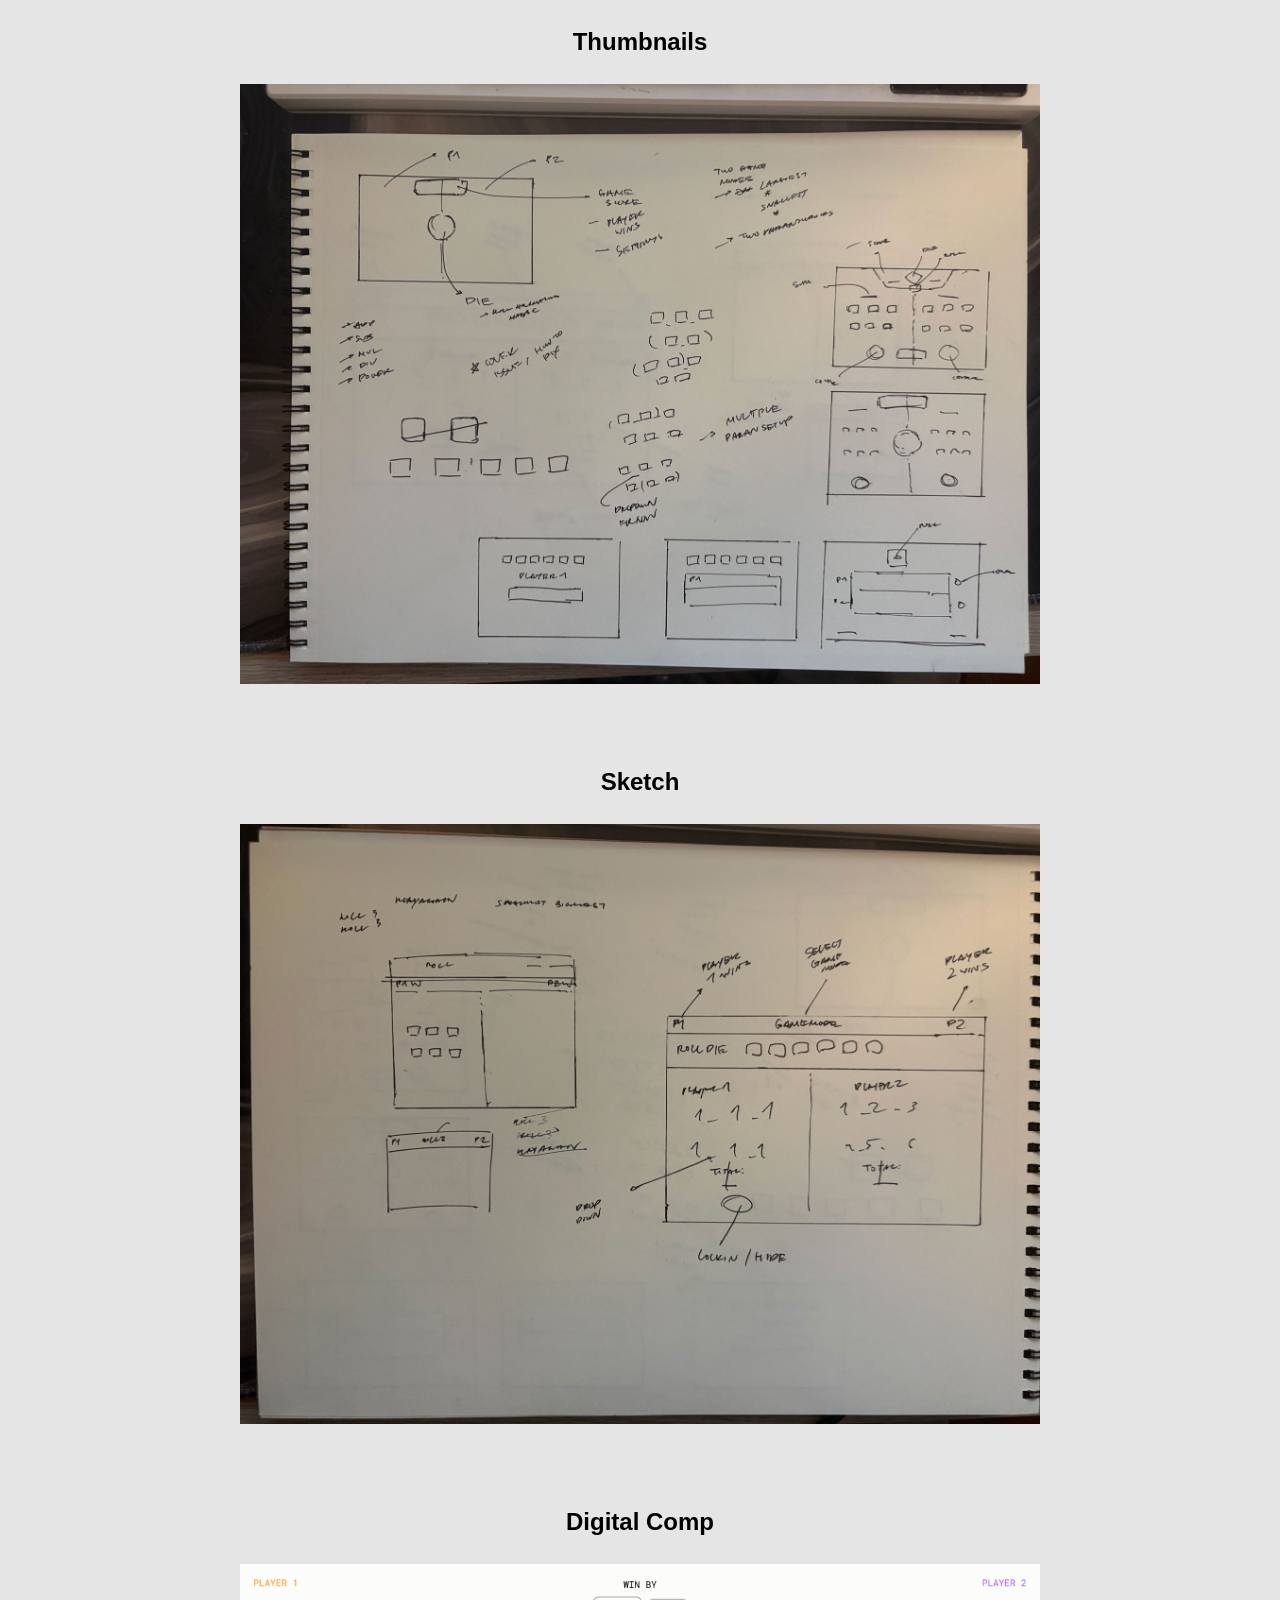
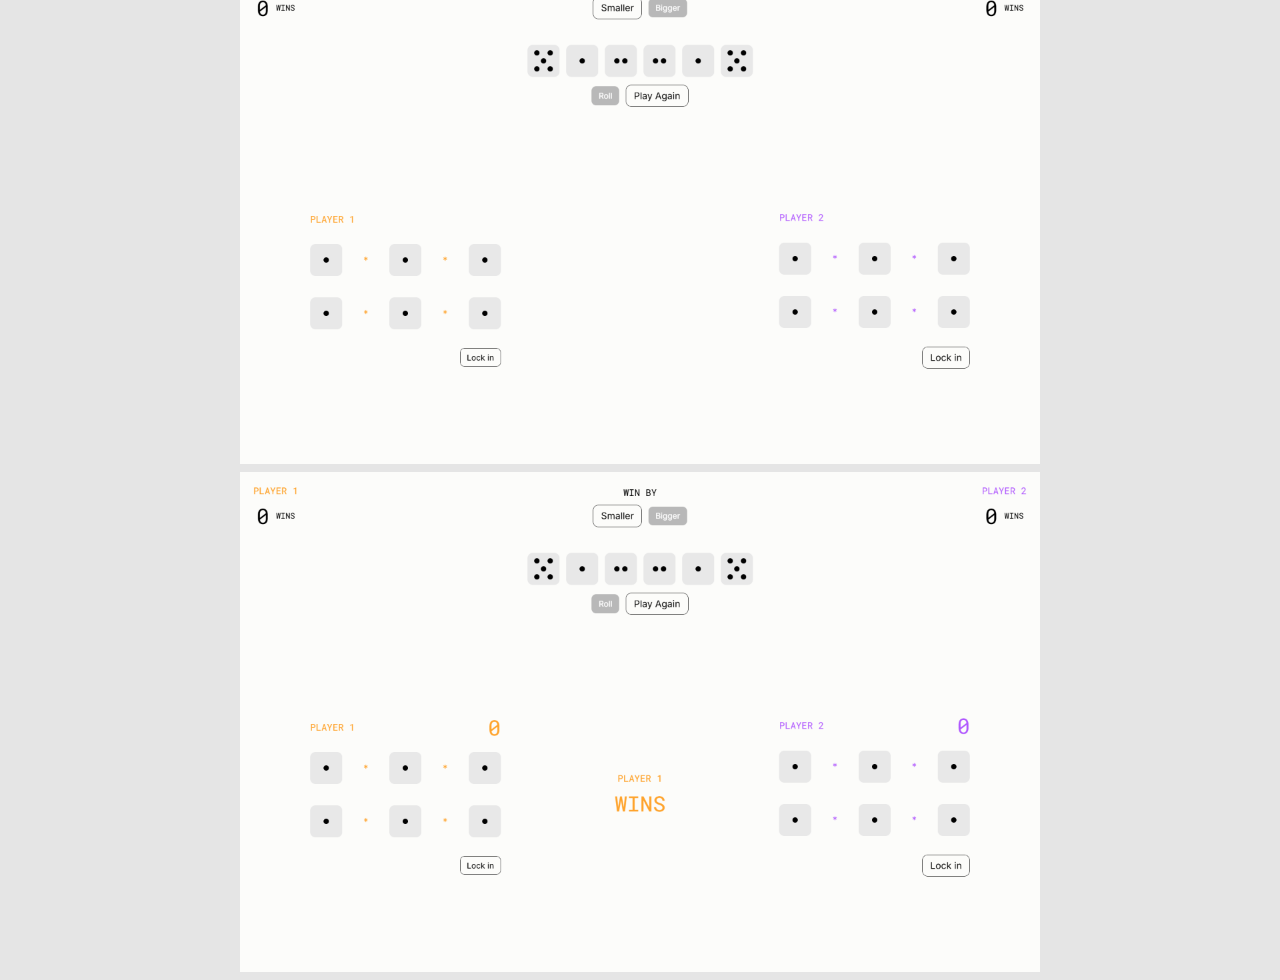
<file: game/designV1.html>
<!DOCTYPE html>
<html lang="en">
<head>
    <meta charset="UTF-8">
    <meta name="viewport" content="width=device-width, initial-scale=1.0">
    <title>Design V1</title>

    <style>
        body {
            background-color: rgb(229, 229, 229);
        }

        img {
            width: 800px;
            height: auto;
        }

        h2 {
            font-family: Arial, Helvetica, sans-serif;

        }

        main {
            display: flex;
            flex-direction: column;
            gap: 64px;

            align-items: center;
            justify-content: center;
        }

        div {
            display: flex;
            flex-direction: column;
            gap: 8px;
            
            align-items: center;
            justify-content: center;
        }

    </style>

</head>

<body>

    <main>
        <div id="1">
            <h2>Thumbnails</h2>
            <img src="images/thumbnail.jpg" alt="thumbnails">
        </div>

        <div id="2">
            <h2>Sketch</h2>
            <img src="images/sketch.jpg" alt="sketch">
        </div>

        <div id="3">
            <h2>Digital Comp</h2>
            <img src="images/digitalComp1.png" alt="digitalComp1">
            <img src="images/digitalComp2.png" alt="digitalComp2">
        </div>
        

        

    </main>
    
</body>
</html>
</file>
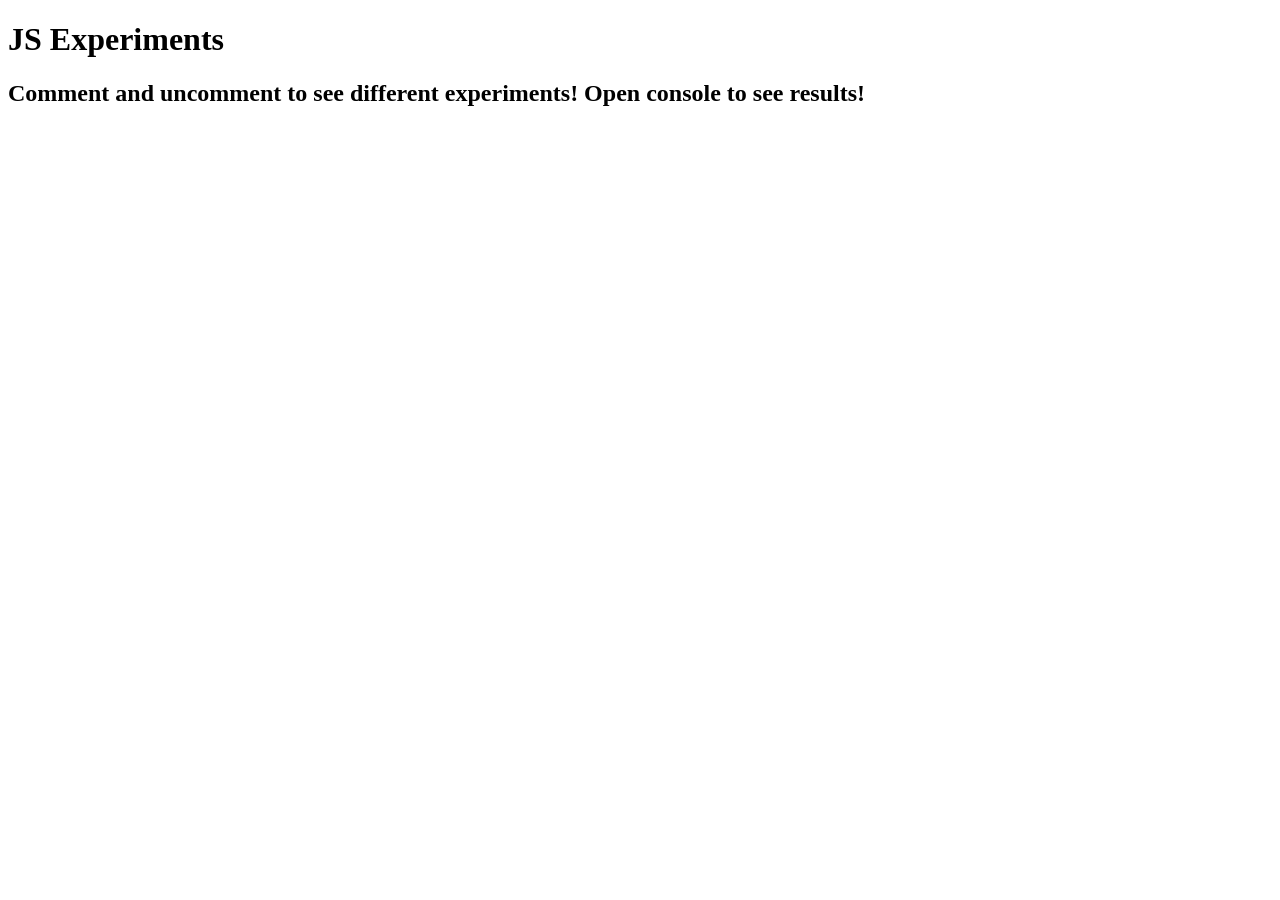
<file: research/experiment.html>
<!DOCTYPE html>
<html lang="en">
<head>
    <meta charset="UTF-8">
    <meta name="viewport" content="width=device-width, initial-scale=1.0">
    <title>JS Experiments</title>
</head>
<body>
    <h1>JS Experiments</h1>

    <h2>Comment and uncomment to see different experiments! Open console to see results!</h2>

     <script>
        // <!-- This program prints numbers 1-100, but for numbers divisible by 3, it prints "Fizz" instead, and for numbers divisible by 5, it prints "Buzz" instead. -->


        // LOOP
        for (i = 0; i<=100; i++) {

            // SELECTION / SEQUENCE (IF -> ELSE IF -> ELSE)
            if (i % 3 == 0) {
                console.log('fizz');
            }

            // SELECTION
            else if (i % 5 == 0) {
                console.log('buzz');
            }

            // SELECTION
            else {
                console.log(i);
            }   

        }

    </script> 

    <!-- ////////////////////////////////////////////////////////////////////////////////////////////////// -->


    <!-- <script>
        Write a loop that makes seven calls to console.log to output the following triangle:
        
        for (i = 1; i <= 7; i++) {
            var text = '#';
            var result = text.repeat(i);

            console.log(result);
            
        }
    </script> -->

    <!-- /////////////////////////////////////////////////////////////////////////////////////// -->


    
</body>
</html>
</file>
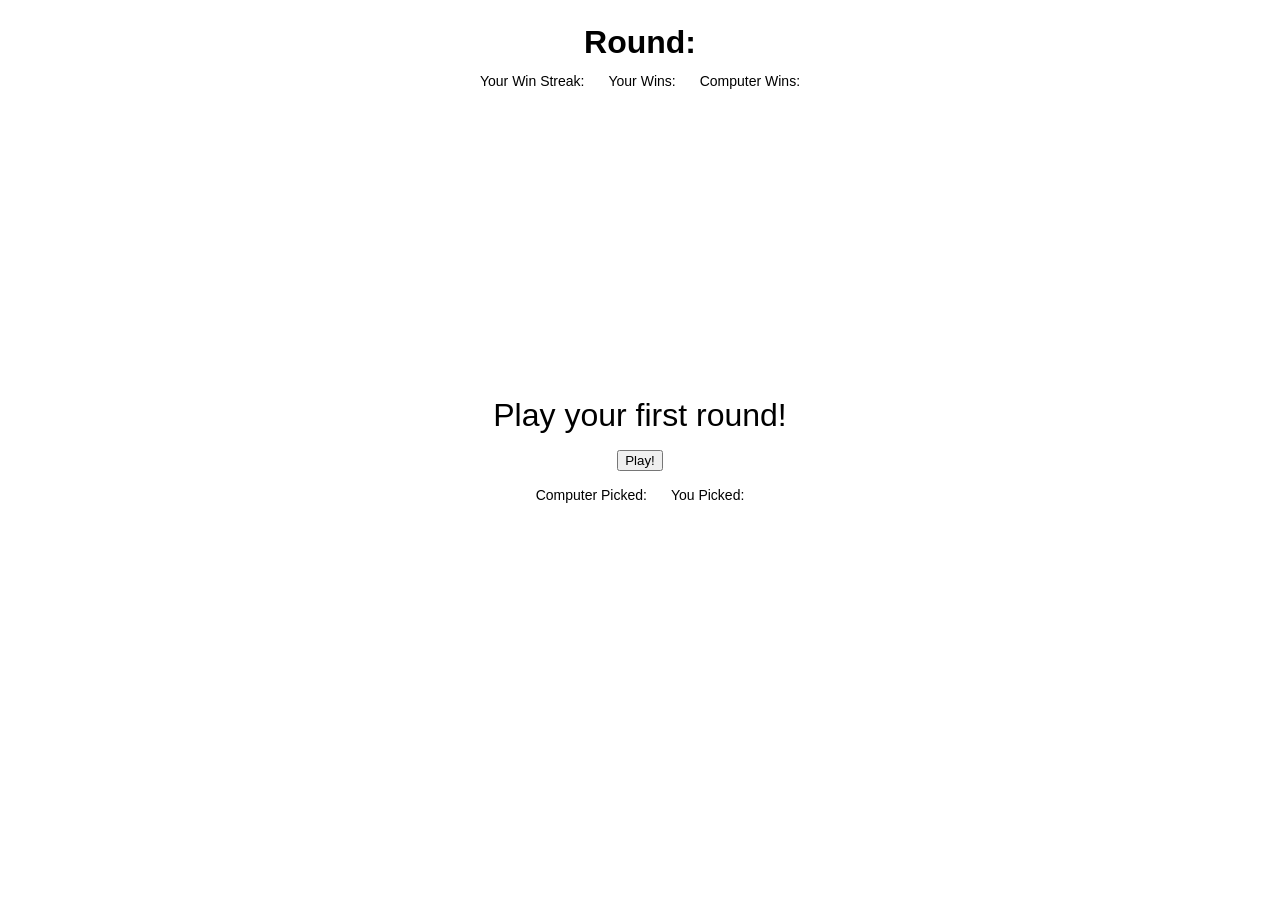
<file: research/experiment2.html>
<!DOCTYPE html>
<html lang="en">
<head>
    <meta charset="UTF-8">
    <meta name="viewport" content="width=device-width, initial-scale=1.0">
    <title>Rock, Paper, Scissors</title>

    <style>

        #title p, #title h1, #gameInfo p {
            margin: 0;
        }

        #title {
            font-family: Helvetica;

            position: fixed;
            top: 24px;

            display: flex;
            flex-direction: column;
            gap: 12px;
            align-items: center;

        }

        #roundNumber {
            margin: 0;
        }

        #gameUpdates {
            display: flex;
            flex-direction: row;
            gap: 24px;

            font-size: 14px;
        }

        body {
            height: 100vh;
            margin: 0;
            display: flex;
            flex-direction: column;
            align-items: center;
            justify-content: center;
        }

        #gameInfo {
            font-family: Helvetica;

            display: flex;
            flex-direction: column;
            gap: 16px;

            align-items: center;
            justify-content: center;
        }

        #selected {
            display: flex;
            gap: 24px;

            font-size: 14px;
        }

        #gameMessage {
            font-size: 32px;
        }
    </style>
</head>
<body>


     <script>

        // This script plays a rock, paper, scissors game that keeps track of player (user) and computer wins. Below are function explanations:

        // 1. computerInput() : generates a random number through Math.number which is rounded up. The rounded value is then used in the array to select between rock, paper, or scissors. Whichever is selected is returned as a string.

        // 2. playerInput() : player is prompted to choose between rock, paper, and scissors. This function verifies that the player has typed / inputted one of the three choices. If not, the player is alerted with 'wrong input' and is prompted again. Whatever the player has chosen is returned as a string.

        // 3. winOrLose() : takes both the computerInput and playerInput and determines who is the winner using selective statements. The result is returned as a string between: 'won', 'drawed', or 'lost'.

        // 4. updateNum() : keeps track of the number of rounds, the player's win streak, player's wins, and computer's wins. Based on the returned value of winOrLose(), the numbers are updated. 

        // 5. game() : runs all the functions and also displays whether or not the player has won, drawed, or lost based on returned values .


        var choices = ['rock', 'paper', 'scissors'];

        var roundNum = 0;
        var streakNum = 0;
        var playerWinNum = 0;
        var computerWinNum = 0;

        function computerInput() {
            var randomValue = Math.random() * 2;
            var roundedValue = Math.round(randomValue)

            var computerChoice = choices[roundedValue];

            document.querySelector('#computerPicked').innerHTML = `Computer Picked: ${computerChoice}`;

            return computerChoice;
        }

        function playerInput() {
            
            var userInput = prompt(`Rock, paper, or scissors?`).toLowerCase();

            if (userInput == `rock` || userInput ==  `scissors` || userInput == `paper`) {
                document.querySelector('#playerPicked').innerHTML = `You Picked: ${userInput}`;
                return userInput;
                
            }

            else {
                alert(`Invalid input! Try again!`)
                return playerInput();   
            }

        }

        function winOrLose(playerChoice, computerChoice) {
            
            var gameDecision = ``;

            if (playerChoice == `rock`) {
                if (computerChoice == `rock`) {
                    gameDecision = `drawed`;
                }

                else if (computerChoice == `paper`) {
                    gameDecision = `lost`;
                }

                else if (computerChoice == `scissors`) {
                    gameDecision = `won`;
                }

                else {}
            }

            else if (playerChoice == `paper`) {
                if (computerChoice == `rock`) {
                    gameDecision = `won`;
                }

                else if (computerChoice == `paper`) {
                    gameDecision = `drawed`;
                }

                else if (computerChoice == `scissors`) {
                    gameDecision = `lost`;
                }

                else {}
            }

            else if (playerChoice == `scissors`) {
                if (computerChoice == `rock`) {
                    gameDecision = `lost`;
                }

                else if (computerChoice == `paper`) {
                    gameDecision = `won`;
                }

                else if (computerChoice == `scissors`) {
                    gameDecision = `drawed`;
                }

                else {}
            }

            else{}

            return gameDecision
        }

        function updateNum(gameResult) {
            
            roundNum++;

            if (gameResult == 'won') {
                streakNum++;
                playerWinNum++;

                document.querySelector('#gameMessage').style.color = `green`
            }

            else if (gameResult == 'lost') {
                streakNum = 0;
                computerWinNum++;

                 document.querySelector('#gameMessage').style.color = `red`
            }

            else {
                streakNum = 0;
                document.querySelector('#gameMessage').style.color = `black`
            }

            document.querySelector('#roundNumber').innerHTML = `Round: ${roundNum}`;
            document.querySelector('#playerStreak').innerHTML = `Your Win Streak: ${streakNum}`;
            document.querySelector('#playerWins').innerHTML = `Your Wins: ${playerWinNum}`;
            document.querySelector('#computerWins').innerHTML = `Computer Wins: ${computerWinNum}`;
        }

        function game() {

            var gameResult = winOrLose(playerInput(), computerInput())

            updateNum(gameResult);

            document.querySelector('#gameMessage').innerHTML = `You ${gameResult}!`;

            // return gameResult; 
        }
        

    </script>


        <div id="title">
            <h1 id="roundNumber">Round: </h1>

            <div id="gameUpdates">
                <p id="playerStreak">Your Win Streak: </p>
                <p id="playerWins">Your Wins: </p>
                <p id="computerWins">Computer Wins: </p>
            </div>
        </div>
        
        

        <div id="gameInfo">
            <p id="gameMessage">Play your first round!</p>
            <button>Play!</button>

            <div id="selected">
                <p id="computerPicked">Computer Picked: </p>
                <p id="playerPicked">You Picked: </p>
            </div>
        </div>

        <script>
            var playButton = document.querySelector(`button`);
            playButton.addEventListener('click', game)
        </script>




       
</body>
</html>
</file>
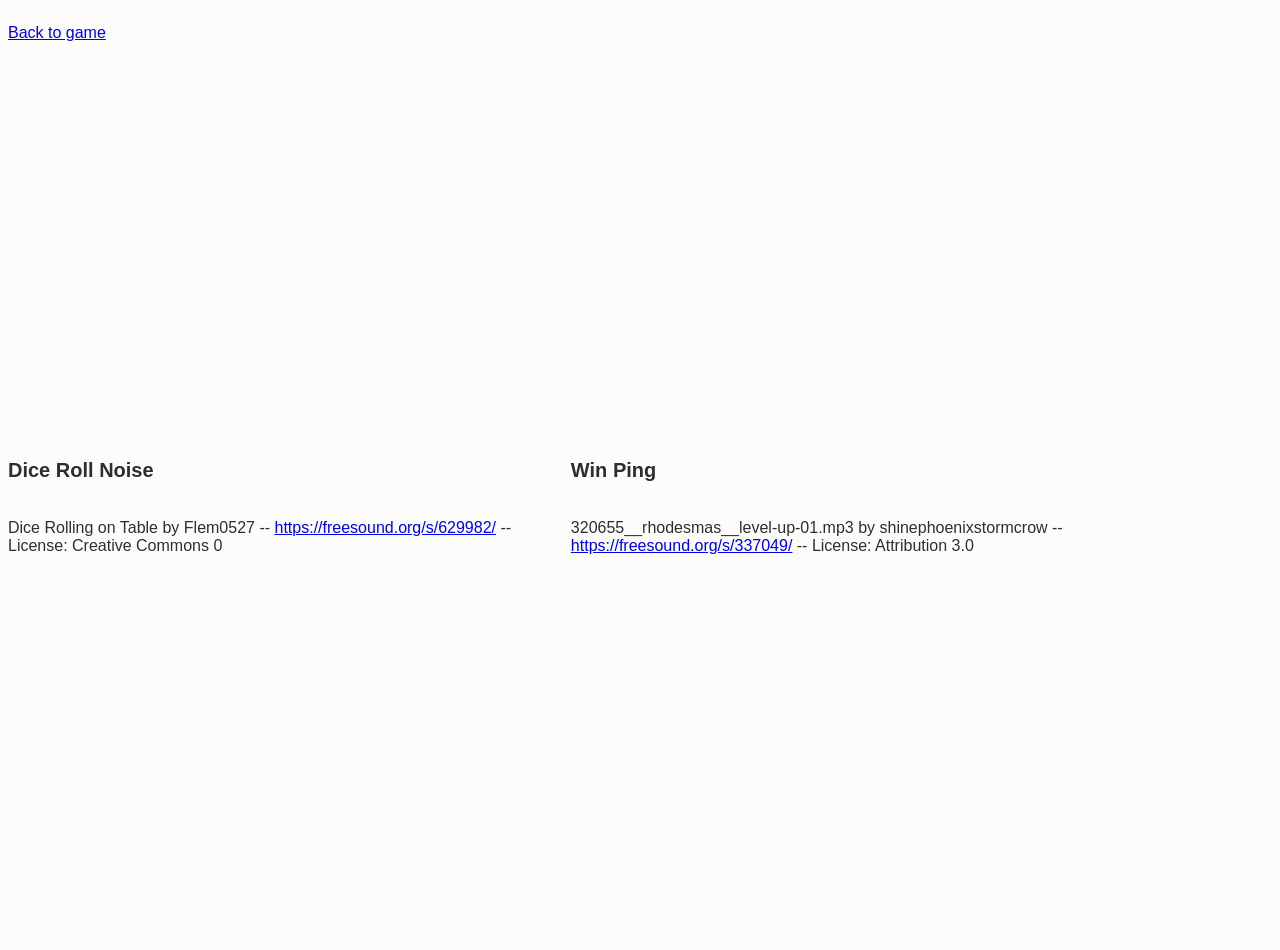
<file: game/v2-jss/sources.html>
<!DOCTYPE html>
<html lang="en">
<head>
    <meta charset="UTF-8">
    <meta name="viewport" content="width=device-width, initial-scale=1.0">
    <title>Sources</title>

    <link href="styles.css" rel="stylesheet">
</head>
<body>

    <p class="sources"><a href="index.html">Back to game</a></p>

    <main class="sources">

        <div class="group1">
            <h1>Dice Roll Noise</h1>
            <p>Dice Rolling on Table by Flem0527 -- <a href="https://freesound.org/s/629982/">https://freesound.org/s/629982/</a> -- License: Creative Commons 0</p>
        </div>

        <div class="group1">
            <h1>Win Ping</h1>
            <p>320655__rhodesmas__level-up-01.mp3 by shinephoenixstormcrow -- <a href="https://freesound.org/s/337049/">https://freesound.org/s/337049/</a> -- License: Attribution 3.0</p>
        </div>
        
    </main>
    
</body>
</html>
</file>
<file: game/v2-jss/styles.css>
* {
    box-sizing: border-box;
}

body, html {
    background-color: #FCFCFA;
    height: 100%;
    min-height: 100vh;

    overflow: hidden;

}

.container {
    background-color: #FCFCFA;
    min-height: 100%;
    height: 100%;
  max-width: 1200px;
  margin: 0 auto;
  display: flex;
  flex-direction: column;
}

h4, h5 {
    font-family: 'Roboto Mono';
    font-size: 16px;
    letter-spacing: -0.015em;
    text-transform: uppercase;

    margin: 0;
}

.yellowText {
    color: #FFA32B;
}

.purpleText {
    color: #B057FF;
}

.winsCount p {
    font-family: 'Roboto Mono';
    letter-spacing: -0.015em;
    text-transform: uppercase;

    margin: 0;
}

#winCount1, #winCount2 {
    font-size: 32px;

    margin: 0;
}

.winText {
    font-size: 12px;

    margin: 0;
}


.regButton {
    width: fit-content;
    height: fit-content;
    font-family: 'Inter';

    display: inline-flex;
    padding: 8px 12px;
    justify-content: center;
    align-items: center;
    gap: 10px;

    background-color: #FCFCFA;
    border-radius: 10px;
    border: none;
    transition: all 0.48s ease-out;
}

/* fix */
.regButton:active {
    transform: scale(0.94);

    border: none;
    border-radius: 6.4px;
    /* background: #A6A6A6; */

    /* color: #FCFCFA; */
}

/* LAY OUT */
#diceRolled {
    display: flex;
    width: fit-content;
    height: fit-content;

    gap: 12px;
} 
/* need to add animation */

.setOfButtons {
    display: flex;
    width: fit-content;
    height: fit-content;

    gap: 12px;
    justify-content: space-between;
}

#head2 {
    width: 100%;
    display: flex;
    flex-direction: column;
    height: fit-content;

    gap: 16px;

    justify-content: center;
    align-items: center;
}

.winsCount {
    width: fit-content;
    height: fit-content;
    display: flex;
    align-items: center;
    gap: 10px;
}

.playerWins {
    display: flex;
    flex-direction: column;
    width: fit-content;
    height: fit-content;

    gap: 12px;

    align-items: center;
    justify-content: center;
}

#gameSettings {
    display: flex;
    flex-direction: column;
    width: fit-content;
    height: fit-content;

    gap: 12px;

    align-items: center;

    justify-content: center;
}

#head1 {
    display: flex;
    width: 100%;
    height: fit-content;

    justify-content: space-between;
    align-items: center;
    padding: 48px 20px;
}

header {
    display: flex;
    flex-direction: column;
    gap: 0;

    width: 100%;
    height: fit-content;

    justify-content: center;
    align-items: center;

    margin-top: 32px;
}

/* body */
.operator {
    font-family: 'Inter';
    font-size: 16px;

    margin: 0;
}

.row {
    display: flex;
    width: fit-content;
    height: fit-content;

    align-items: center;

    gap: 32px;
    margin: 0;
}

.bothRows {
    display: flex;
    flex-direction: column;
    width: fit-content;
    height: fit-content;

    gap: 16px;
}

.rowsAndLock {
    display: flex;
    flex-direction: column;
    width: fit-content;
    height: fit-content;

    gap: 20px;
    align-items: center;
}

.bodyContainer {
    display: flex;
    flex-direction: column;
    height: fit-content;

    gap: 32px;
    align-items: flex-start;
    justify-content: center;
}

#leftSide, #rightSide {
    flex: 1;
}

main {
    display: flex;
    flex: 1;
    width: 100%;
    height: 100%;

    /* justify-content: space-between; */
    align-items: center;
}

#middleSide p {
    font-family: 'Roboto Mono';
    font-size: 32px;
    color: #FFA32B;
    text-transform: uppercase;

    margin: 0;
}

#middleSide {
    width: fit-content;
    height: fit-content;
    display:flex;
    flex-direction: column;
    justify-content: center;
    align-items: center;
    flex: 1;
}



/* ANIMATION */
/* LOAD UP */
@keyframes fadeUp {
    from {
        opacity: 0;
        transform: translateY(16px);
    }

    to {
        opacity: 1;
        transform: translateY(0);
    }
}

.container {
    animation: fadeUp 1.2s ease-out forwards;
}

/* ROLLIN */
@keyframes rollDieIn {
    from {
        opacity: 0;
        transform: translateY(-20px);
    } to  {
        opacity: 1;
        transform: translateY(0);
    }
}

/* ROL DIE OUT */
@keyframes rollDieOut {
    from {
        opacity: 1;
        transform: translateY(0);
    } to {
        opacity: 0;
        transform: translateY(20px);
    }
}

.dieIn {
    animation: rollDieIn 0.44s ease-out forwards;
}

.dieOut {
    animation: rollDieOut 0.44s ease-in forwards;
}

/* OVERLAY ANIMATION */

/* DROPDOWN FOR OPERATORS */
.operatorSelect, .operatorSelect2 {
    width: 24px;
    height: 24px;
    display: flex;
    cursor: pointer;
    
    align-items: center;
    justify-content: center;

    border-radius: 8px;
    transition: transform 0.4s ease-out;
}

.operatorSelect {
    background-color: #FFA32B;
}

.operatorSelect2 {
    background-color: #B057FF;
}

.operatorSelect .whiteText, .operatorSelect2 .whiteText {
    color: #FCFCFA;
    margin: 0;
    font-size: 12px;
    font-family: 'Roboto Mono';
}

.overlayBtn, .overlayBtn2 {
    width: 32px;
    height: 32px;
    border-radius: 12px;
    display: flex;

    border-style: solid;
    border-width: 1px;
    border-color: #FCFCFA;

    align-items: center;
    justify-content: center;

    cursor: pointer;

    margin: 0;

    box-shadow: 0px 2px 6px rgba(38, 37, 50, 0.16);

    transition: transform 0.6s ease-out;
}

.overlayBtn:hover, .overlayBtn2:hover {
    transform: scale(1.12);
}

.operatorSelect:hover, .operatorSelect2:hover {
    transform: scale(1.12);
}

.overlayBtn {
    background-color: #FFA32B;
}

.overlayBtn2 {
    background-color: #B057FF;
}

.overlayBtn .whiteText2, .overlayBtn2 .whiteText2 {
    color: #FCFCFA;
    margin: 0;
    font-size: 16px;
    font-family: 'Roboto Mono';

    cursor: pointer;

    margin: 0;
}

.overlayOptions, .overlayOptions2 {
    width: fit-content;
    height: fit-content;
    display: flex;
    flex-direction: column;
    gap: 6px;

    overflow: visible;

    margin: 0;
}

#operatorOverlay1, #operatorOverlay2 {
    width: fit-content;
    height: fit-content;

    z-index: 10;
    position: fixed;
    display: none;
    top: 50%;
    left: 50%;
    transform: translate(-50%, -50%);

    margin: 0;
}

.overlayHide {
    display: none;
}


/* player buttons */
.playerButtons {
    display: flex;
    width: 100%;
    height: 100%;

    margin: 0;
    align-items: center;
    justify-content: flex-start;

    gap: 16px;
}

#lockIn1, #lockIn2 {
    color: #FCFCFA;
    
    border: none;

    box-shadow: 0px 2px 6px rgba(38, 37, 50, 0.16);
}

#lockIn1 {
    background-color: #FFA32B;
}

#lockIn2 {
    background-color: #B057FF;
}

#clear1, #clear2 {
    background-color: #c0c0c0;
    color: white;
    border: none;

    box-shadow: 0px 2px 6px rgba(38, 37, 50, 0.16);

}

#rollBtn {
    background-color: #7a7a7a;
    color: #FCFCFA;
    border: none;

    box-shadow: 0px 2px 6px rgba(38, 37, 50, 0.16);

    transition: all 0.6s ease-in;
    transition: background-color 0s;
    
}

#smallerBtn, #biggerBtn {
    border: none;
    box-shadow: 0px 2px 6px rgba(38, 37, 50, 0.16);
    font-size: 14px;

    margin: 0;
}

.settingInactive{
    background-color: #e4e4e4;
    color: #a4a4a4;
    opacity: 0.5;
}

.settingActive {
    background-color: #ffffff;  
    opacity: 1;
    color: #2e2e2e;
    font-size: 14px;
    border: none;
}

#smallerBtn.settingInactive:hover, #biggerBtn.settingInactive:hover {
    opacity: 0.85;
}

#middleSide {
    opacity: 0;

    transition: opacity 0.6s ease-out;
}

/* disabled lockin */
button:disabled {
    opacity: 0.4;
    cursor: not-allowed;
}

#playAgainBtn {
    box-shadow: 0px 2px 6px rgba(38, 37, 50, 0.16);
}

button {
    cursor: pointer;
}

.locked {
    transform: scale(0.86);
    opacity: 0.8;
}

/* locking p2 out */
#rightSide {
    opacity: 0.5;
    transition: opacity 0.4s ease-out;
}

.waitText {
    font-family: 'Roboto Mono';
    font-size: 11px;
    color: #B057FF;
    text-transform: uppercase;
    letter-spacing: 0.05em;
    margin: 0;
}

#p2Wait {
    display: block;
}

#player2Header {
    display: flex;
    flex-direction: column;
    width: fit-content;
    height: fit-content;

    gap: 8px;
}

/* display score */
.scoreText {
    font-family: 'Roboto Mono';
    font-size: 14px;
    color: #a0a0a0;
    text-transform: uppercase;
    letter-spacing: 0.05em;
    margin: 0;
}

/* sources */

footer {
    width: fit-content;
    height: fit-content;
    position: fixed;
    bottom: 24px;
    left: 50%;
    transform: translateX(-50%);

    display: flex;
    gap: 24px;
}

footer p {
    font-family: 'Inter';
    font-size: 14px;
    color: #d4d4d4;
}

footer a {
    text-decoration: none;
    color: #d4d4d4;

    transition: all 0.26s ease-out;
}

footer a:hover {
    color: #717171;
}

.sources{
    font-family: Arial, Helvetica, sans-serif;
    font-size: 16px;
    color: #2e2e2e;

}

.sources h1 {
    font-family: Arial, Helvetica, sans-serif;
    font-size: 20px;
    color:#2e2e2e
}

.sources .group1 {
    display: flex;
    flex-direction: column;
    gap: 8px;
    width: fit-content;
    height: fit-content;

}

/* INSTRUCTIONS OVERLAY */
#howToPlay, #stepsToPlay {
    display: flex;
    flex-direction: column;
    gap: 20px;
}

#steps {
    display: flex;
    flex-direction: column;
    gap: 12px;
}

#instructionsOverlay h1 {
    margin: 0;
    font-family: 'Inter';
    font-size: 32px;
}

#instructionsOverlay p {
    margin: 0;
    font-family: 'Inter';
    font-size: 16px;
    line-height: 1.5em;

}

#instructionsOverlay {
    width: fit-content;
    height: fit-content;
    position: absolute;
    z-index: 100;
    left: 50%;
    top: 50%;
    transform: translateX(-50%) translateY(-50%);
    padding: 24px;
    border-radius: 24px;
    
    background-color: #d4d4d4;
    display: none;

    flex-direction: column;
    gap: 32px;

    box-shadow: -2px 4px 12px rgba(38, 37, 50, 0.16);
}

#instructionsOverlay svg {
    position: absolute;
    top: 24px;
    right: 24px;
    
    cursor: pointer;
}

#overlayDarken {
    position: absolute;
    top: 0;
    left: 0;
    width: 100%;
    height: 100%;
    background-color: #2e2e2eaf;
    z-index: 99;

    display: none;
}

#gameInstructions {
    cursor: pointer;
}
</file>
